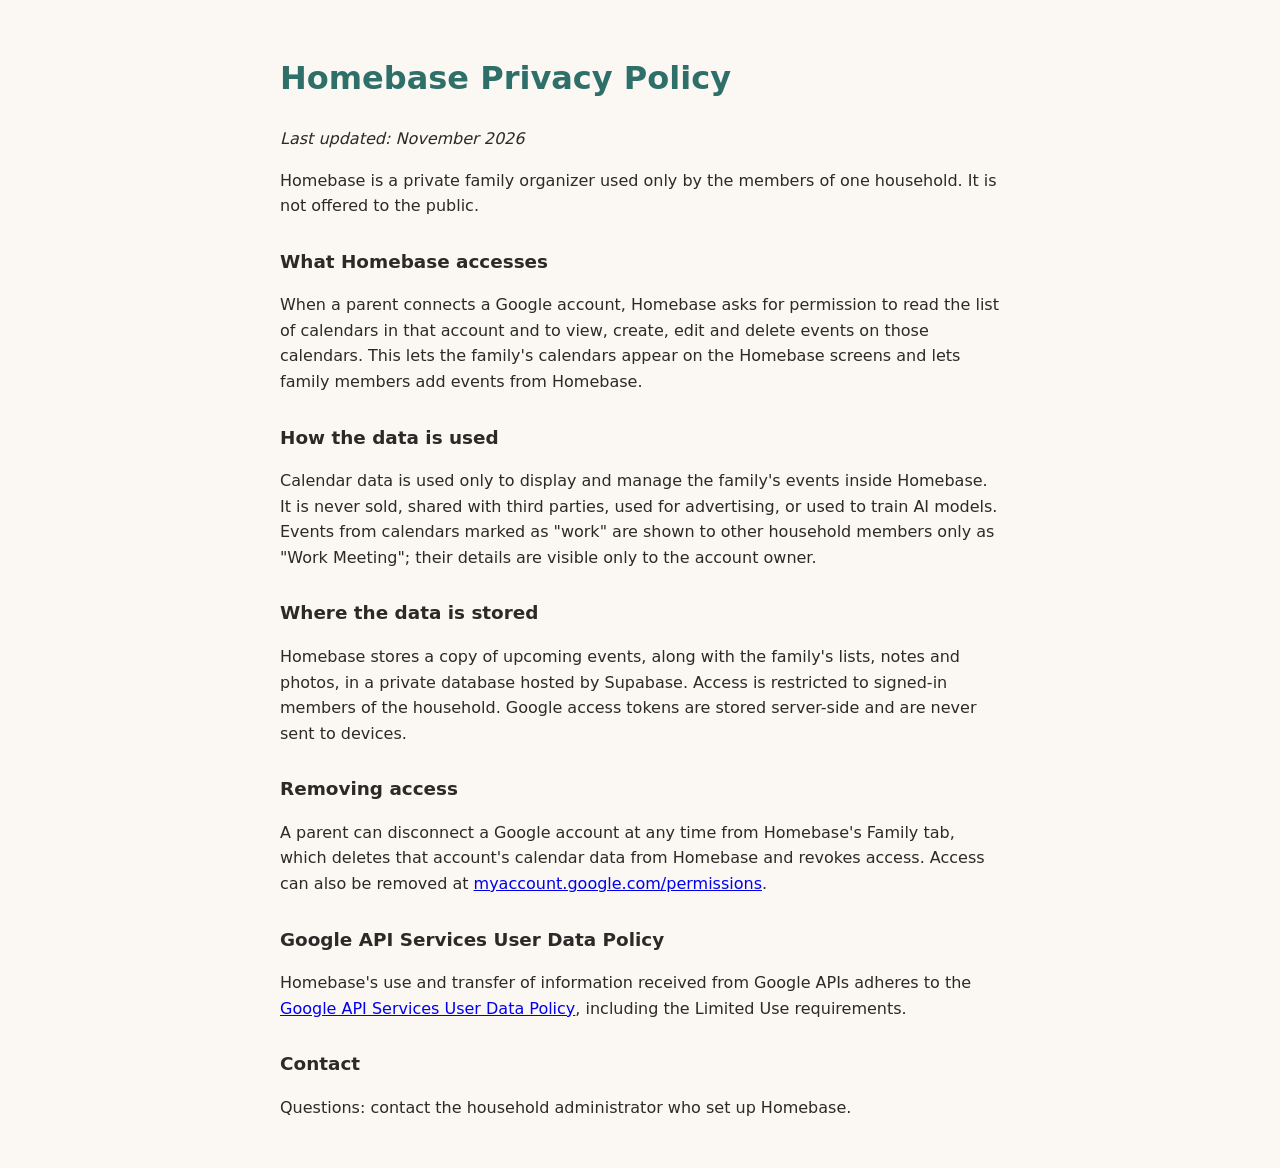
<file: privacy.html>
<!DOCTYPE html>
<html lang="en">
<head>
  <meta charset="utf-8">
  <meta name="viewport" content="width=device-width, initial-scale=1">
  <title>Homebase — Privacy Policy</title>
  <style>
    body { font-family: system-ui, -apple-system, Segoe UI, Roboto, sans-serif; max-width: 720px; margin: 0 auto; padding: 32px 20px; line-height: 1.6; color: #2B2A28; background: #FBF7F2; }
    h1 { color: #2F6F6A; } h2 { margin-top: 28px; font-size: 1.15rem; }
  </style>
</head>
<body>
  <h1>Homebase Privacy Policy</h1>
  <p><em>Last updated: November 2026</em></p>
  <p>Homebase is a private family organizer used only by the members of one household. It is not offered to the public.</p>

  <h2>What Homebase accesses</h2>
  <p>When a parent connects a Google account, Homebase asks for permission to read the list of calendars in that account and to view, create, edit and delete events on those calendars. This lets the family's calendars appear on the Homebase screens and lets family members add events from Homebase.</p>

  <h2>How the data is used</h2>
  <p>Calendar data is used only to display and manage the family's events inside Homebase. It is never sold, shared with third parties, used for advertising, or used to train AI models. Events from calendars marked as "work" are shown to other household members only as "Work Meeting"; their details are visible only to the account owner.</p>

  <h2>Where the data is stored</h2>
  <p>Homebase stores a copy of upcoming events, along with the family's lists, notes and photos, in a private database hosted by Supabase. Access is restricted to signed-in members of the household. Google access tokens are stored server-side and are never sent to devices.</p>

  <h2>Removing access</h2>
  <p>A parent can disconnect a Google account at any time from Homebase's Family tab, which deletes that account's calendar data from Homebase and revokes access. Access can also be removed at <a href="https://myaccount.google.com/permissions">myaccount.google.com/permissions</a>.</p>

  <h2>Google API Services User Data Policy</h2>
  <p>Homebase's use and transfer of information received from Google APIs adheres to the <a href="https://developers.google.com/terms/api-services-user-data-policy">Google API Services User Data Policy</a>, including the Limited Use requirements.</p>

  <h2>Contact</h2>
  <p>Questions: contact the household administrator who set up Homebase.</p>
</body>
</html>
</file>
